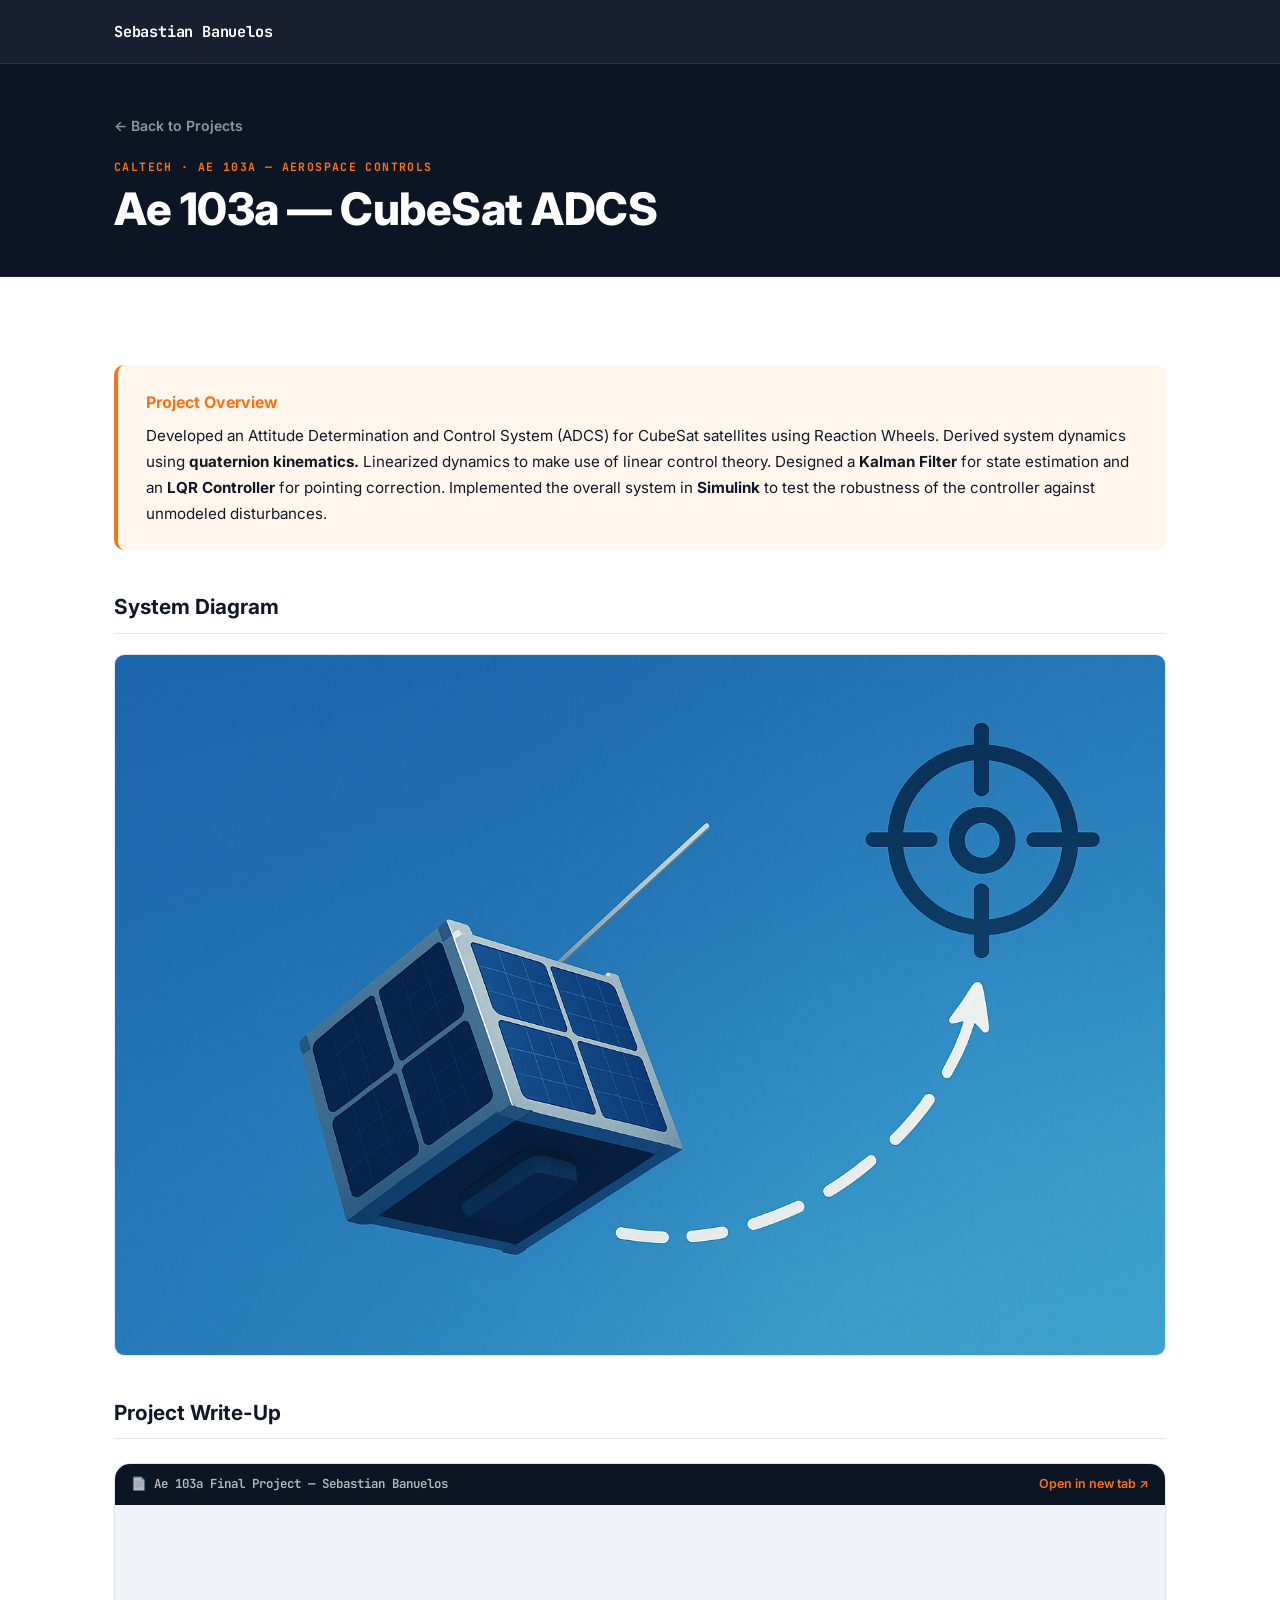
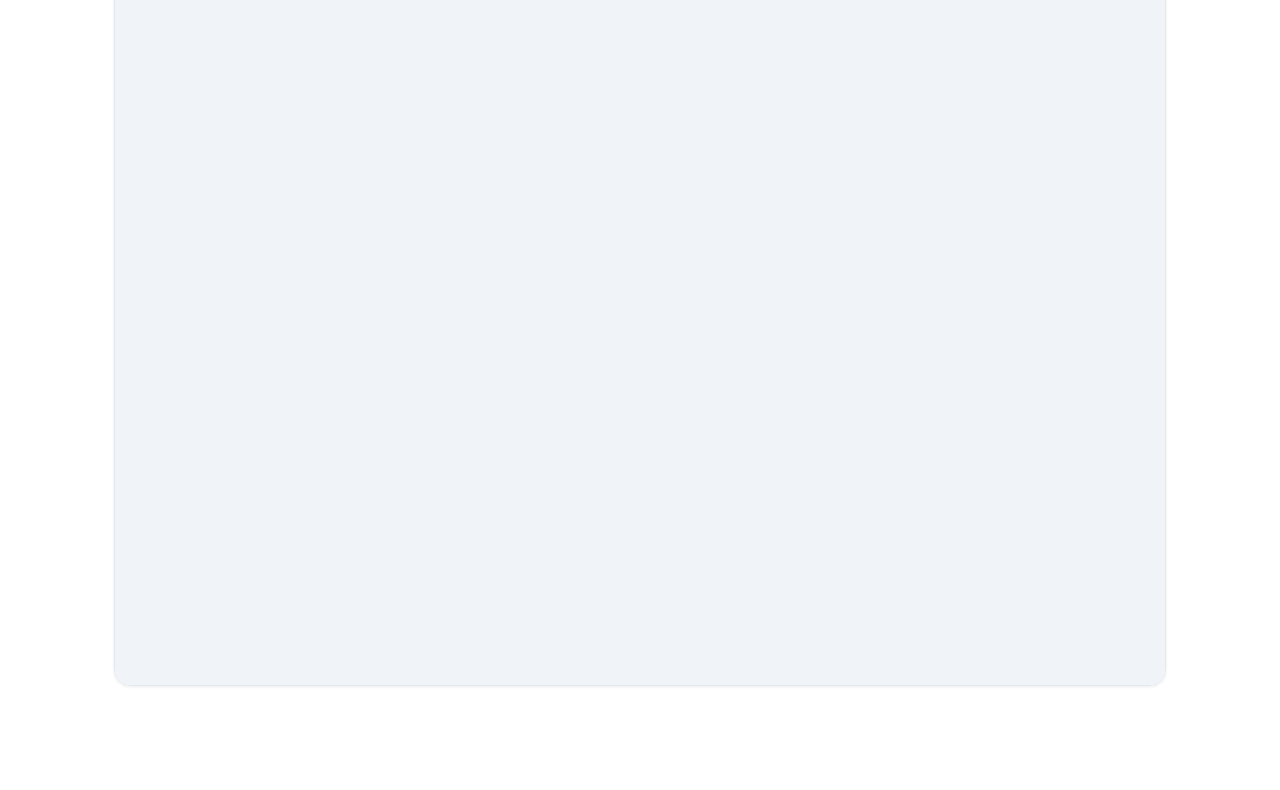
<file: projects/ae103a.html>
<!DOCTYPE html>
<html lang="en">
<head>
  <meta charset="UTF-8" />
  <meta name="viewport" content="width=device-width, initial-scale=1.0" />
  <title>Ae 103a — CubeSat ADCS · Sebastian Banuelos</title>
  <link rel="preconnect" href="https://fonts.googleapis.com" />
  <link rel="preconnect" href="https://fonts.gstatic.com" crossorigin />
  <link href="https://fonts.googleapis.com/css2?family=Inter:wght@400;500;600;700;800&family=JetBrains+Mono:wght@400;600;700&display=swap" rel="stylesheet" />
  <link rel="stylesheet" href="../css/style.css" />
</head>
<body class="project-page">

  <nav class="nav">
    <div class="nav__inner">
      <a href="../index.html" class="nav__logo">Sebastian Banuelos</a>
    </div>
  </nav>

  <div class="project-hero">
    <div class="container">
      <a href="../index.html#projects" class="project-hero__back">← Back to Projects</a>
      <div class="project-hero__tag">Caltech · Ae 103a — Aerospace Controls</div>
      <h1 class="project-hero__title">Ae 103a — CubeSat ADCS</h1>
    </div>
  </div>

  <div class="project-content">
    <div class="container">

      <div class="callout">
        <div class="callout__title">Project Overview</div>
        <div class="callout__body">
          Developed an Attitude Determination and Control System (ADCS) for CubeSat satellites using
          Reaction Wheels. Derived system dynamics using <strong>quaternion kinematics.</strong>
          Linearized dynamics to make use of linear control theory. Designed a <strong>Kalman Filter</strong>
          for state estimation and an <strong>LQR Controller</strong> for pointing correction.
          Implemented the overall system in <strong>Simulink</strong> to test the robustness of the
          controller against unmodeled disturbances.
        </div>
      </div>

      <h2>System Diagram</h2>
      <div class="img-full">
        <img src="../assets/projects/ae103a/image.png" alt="CubeSat ADCS system diagram" />
      </div>

      <h2>Project Write-Up</h2>
      <div class="pdf-embed">
        <div class="pdf-embed__toolbar">
          <span class="pdf-embed__title">📄 Ae 103a Final Project — Sebastian Banuelos</span>
          <a class="pdf-embed__open" href="../assets/projects/ae103a/Sebastian_Banuelos__Ae103_Final_Project.pdf" target="_blank">Open in new tab ↗</a>
        </div>
        <iframe class="pdf-embed__frame" src="../assets/projects/ae103a/Sebastian_Banuelos__Ae103_Final_Project.pdf" loading="lazy"></iframe>
      </div>

    </div>
  </div>

  <script src="../js/main.js"></script>
</body>
</html>
</file>
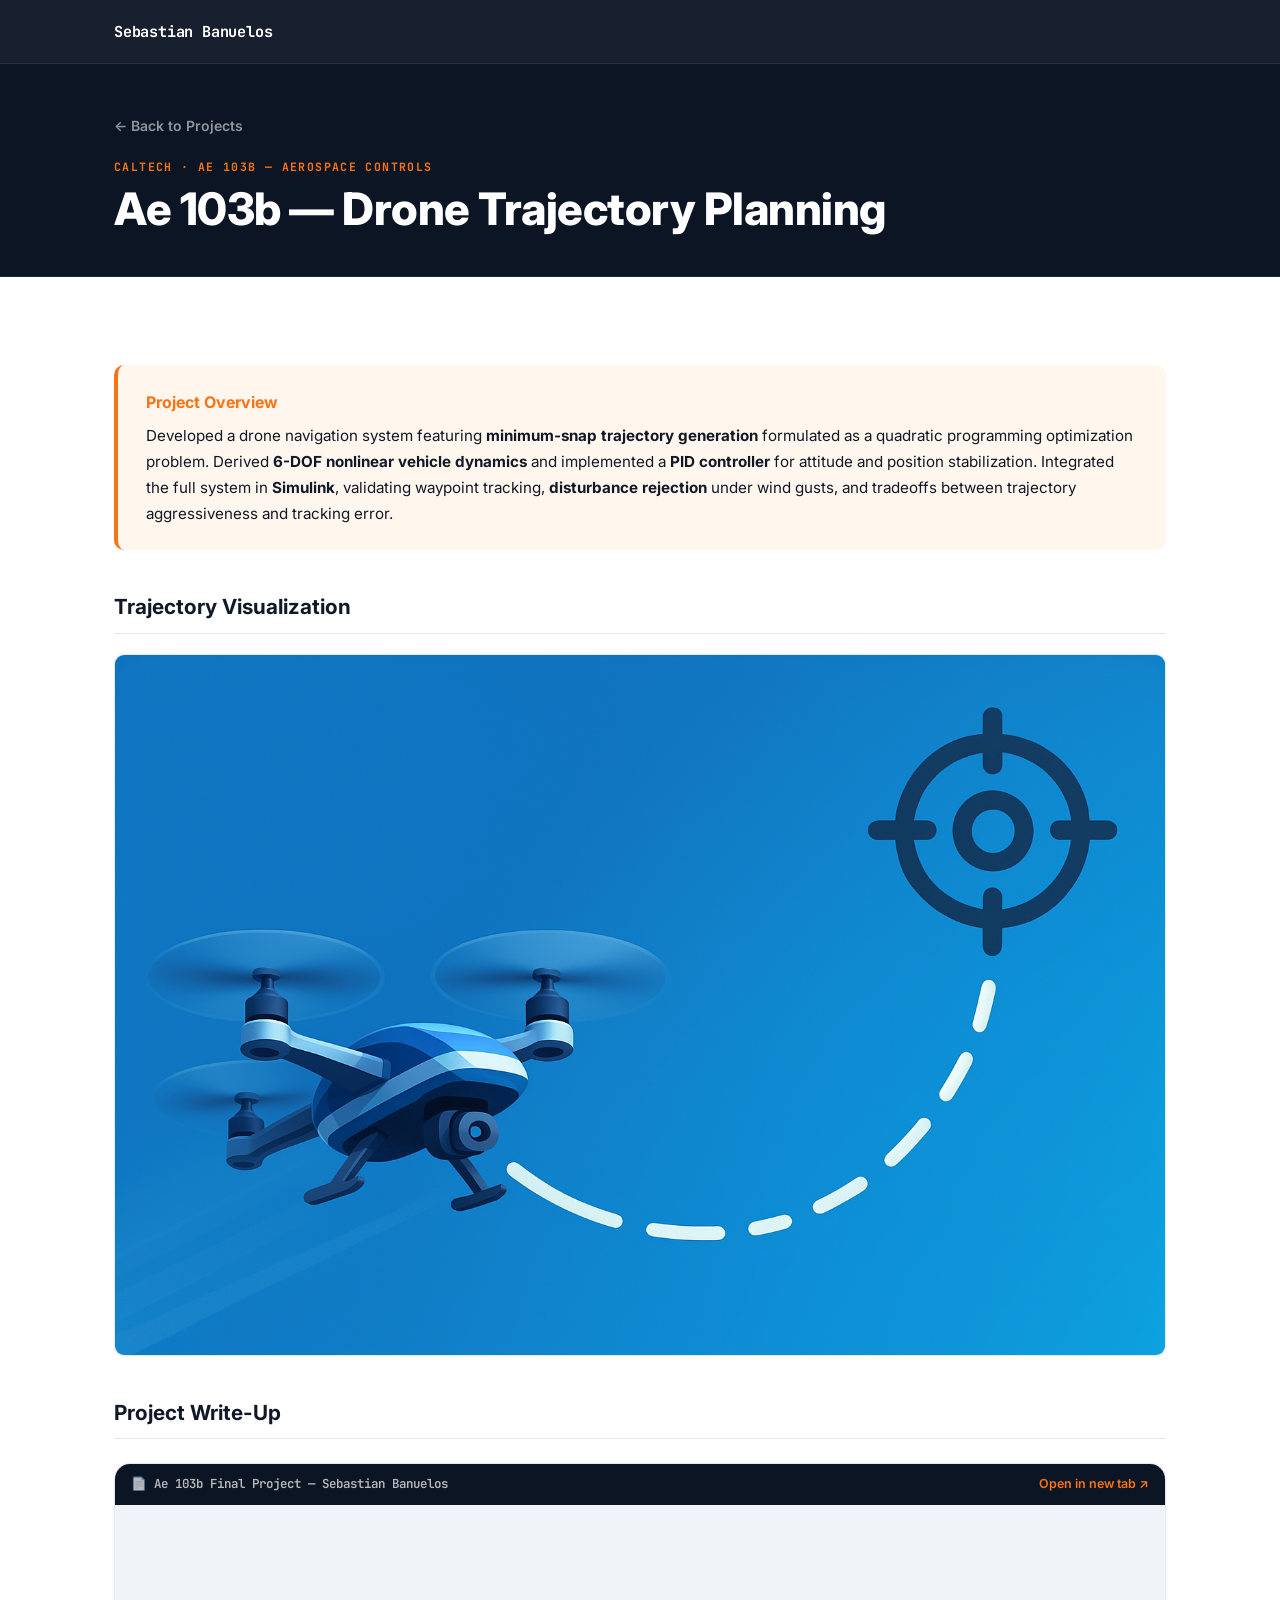
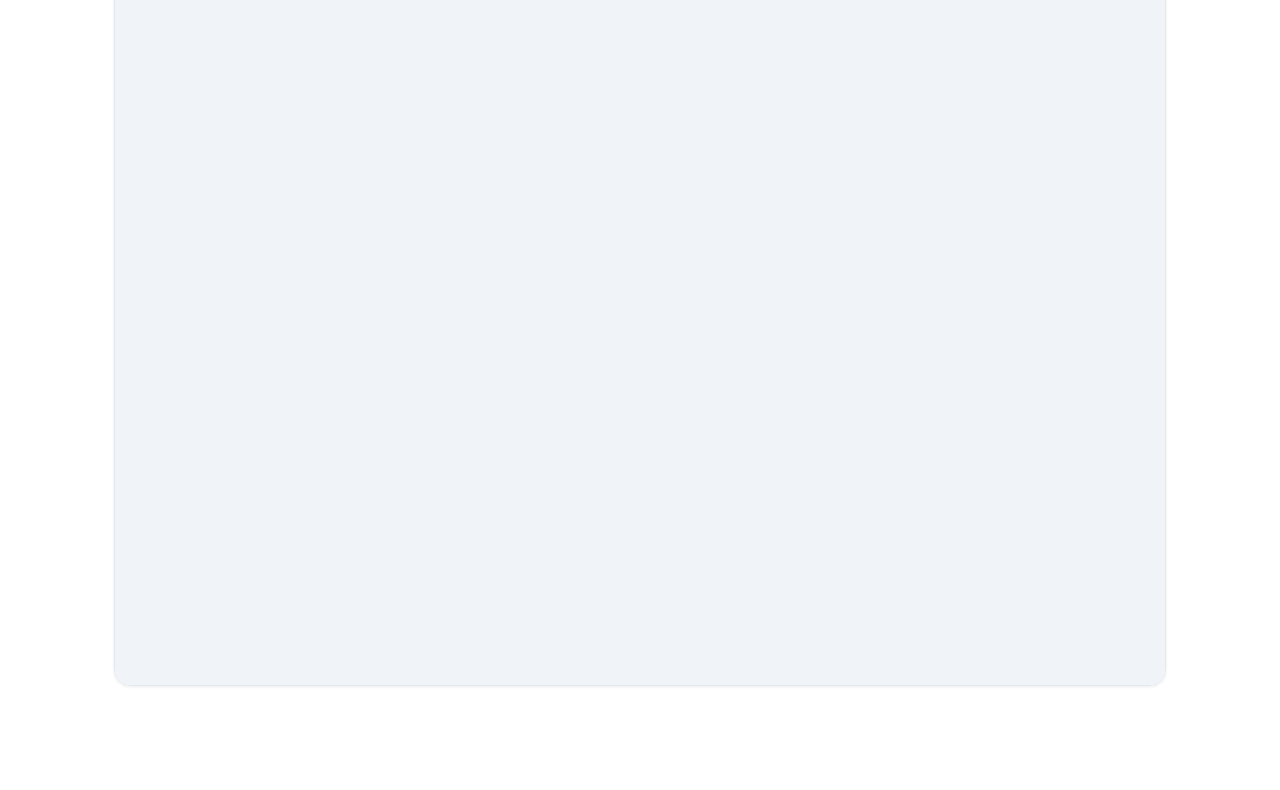
<file: projects/ae103b.html>
<!DOCTYPE html>
<html lang="en">
<head>
  <meta charset="UTF-8" />
  <meta name="viewport" content="width=device-width, initial-scale=1.0" />
  <title>Ae 103b — Drone Trajectory Planning · Sebastian Banuelos</title>
  <link rel="preconnect" href="https://fonts.googleapis.com" />
  <link rel="preconnect" href="https://fonts.gstatic.com" crossorigin />
  <link href="https://fonts.googleapis.com/css2?family=Inter:wght@400;500;600;700;800&family=JetBrains+Mono:wght@400;600;700&display=swap" rel="stylesheet" />
  <link rel="stylesheet" href="../css/style.css" />
</head>
<body class="project-page">

  <nav class="nav">
    <div class="nav__inner">
      <a href="../index.html" class="nav__logo">Sebastian Banuelos</a>
    </div>
  </nav>

  <div class="project-hero">
    <div class="container">
      <a href="../index.html#projects" class="project-hero__back">← Back to Projects</a>
      <div class="project-hero__tag">Caltech · Ae 103b — Aerospace Controls</div>
      <h1 class="project-hero__title">Ae 103b — Drone Trajectory Planning</h1>
    </div>
  </div>

  <div class="project-content">
    <div class="container">

      <div class="callout">
        <div class="callout__title">Project Overview</div>
        <div class="callout__body">
          Developed a drone navigation system featuring <strong>minimum-snap trajectory generation</strong>
          formulated as a quadratic programming optimization problem. Derived <strong>6-DOF nonlinear vehicle dynamics</strong>
          and implemented a <strong>PID controller</strong> for attitude and position stabilization.
          Integrated the full system in <strong>Simulink</strong>, validating waypoint tracking,
          <strong>disturbance rejection</strong> under wind gusts, and tradeoffs between trajectory
          aggressiveness and tracking error.
        </div>
      </div>

      <h2>Trajectory Visualization</h2>
      <div class="img-full">
        <img src="../assets/projects/ae103b/image.png" alt="Drone trajectory planning visualization" />
      </div>

      <h2>Project Write-Up</h2>
      <div class="pdf-embed">
        <div class="pdf-embed__toolbar">
          <span class="pdf-embed__title">📄 Ae 103b Final Project — Sebastian Banuelos</span>
          <a class="pdf-embed__open" href="../assets/projects/ae103b/Sebastian_Banuelos__Ae103b_Final_Project.pdf" target="_blank">Open in new tab ↗</a>
        </div>
        <iframe class="pdf-embed__frame" src="../assets/projects/ae103b/Sebastian_Banuelos__Ae103b_Final_Project.pdf" loading="lazy"></iframe>
      </div>

    </div>
  </div>

  <script src="../js/main.js"></script>
</body>
</html>
</file>
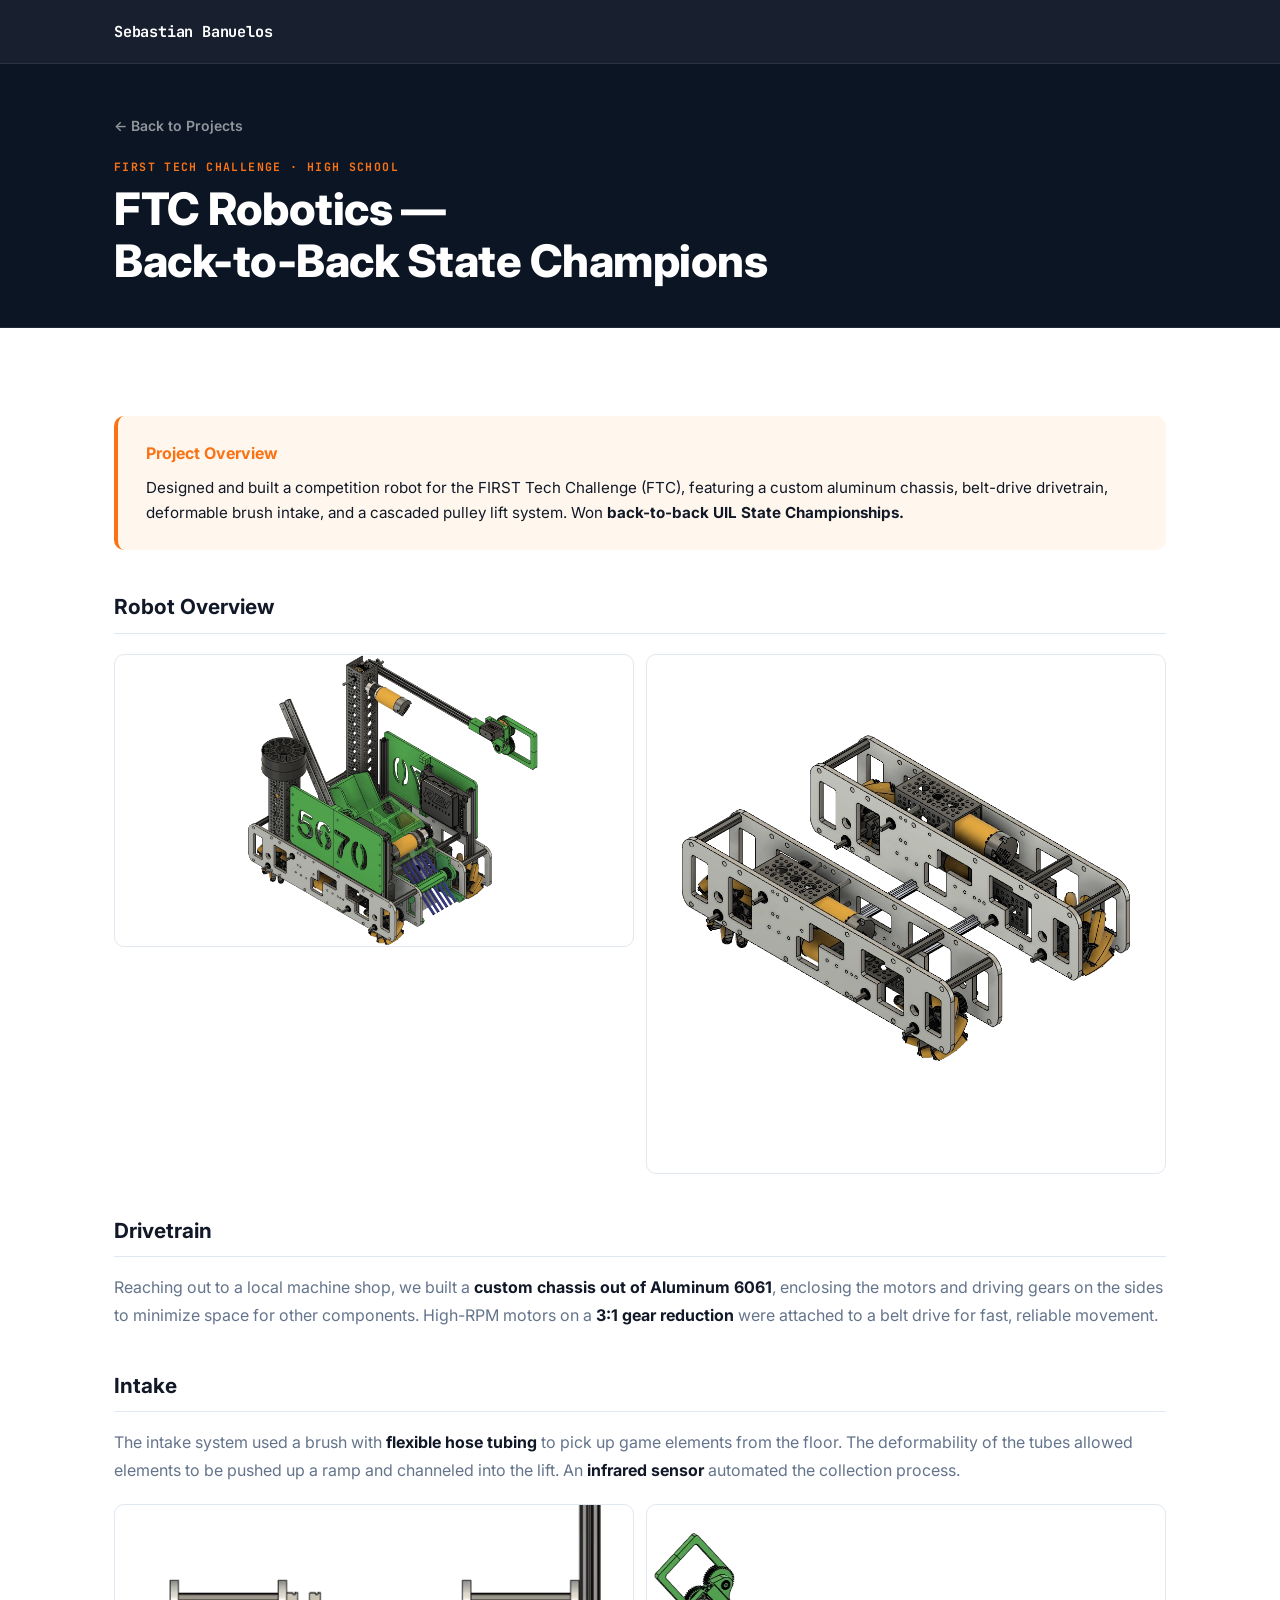
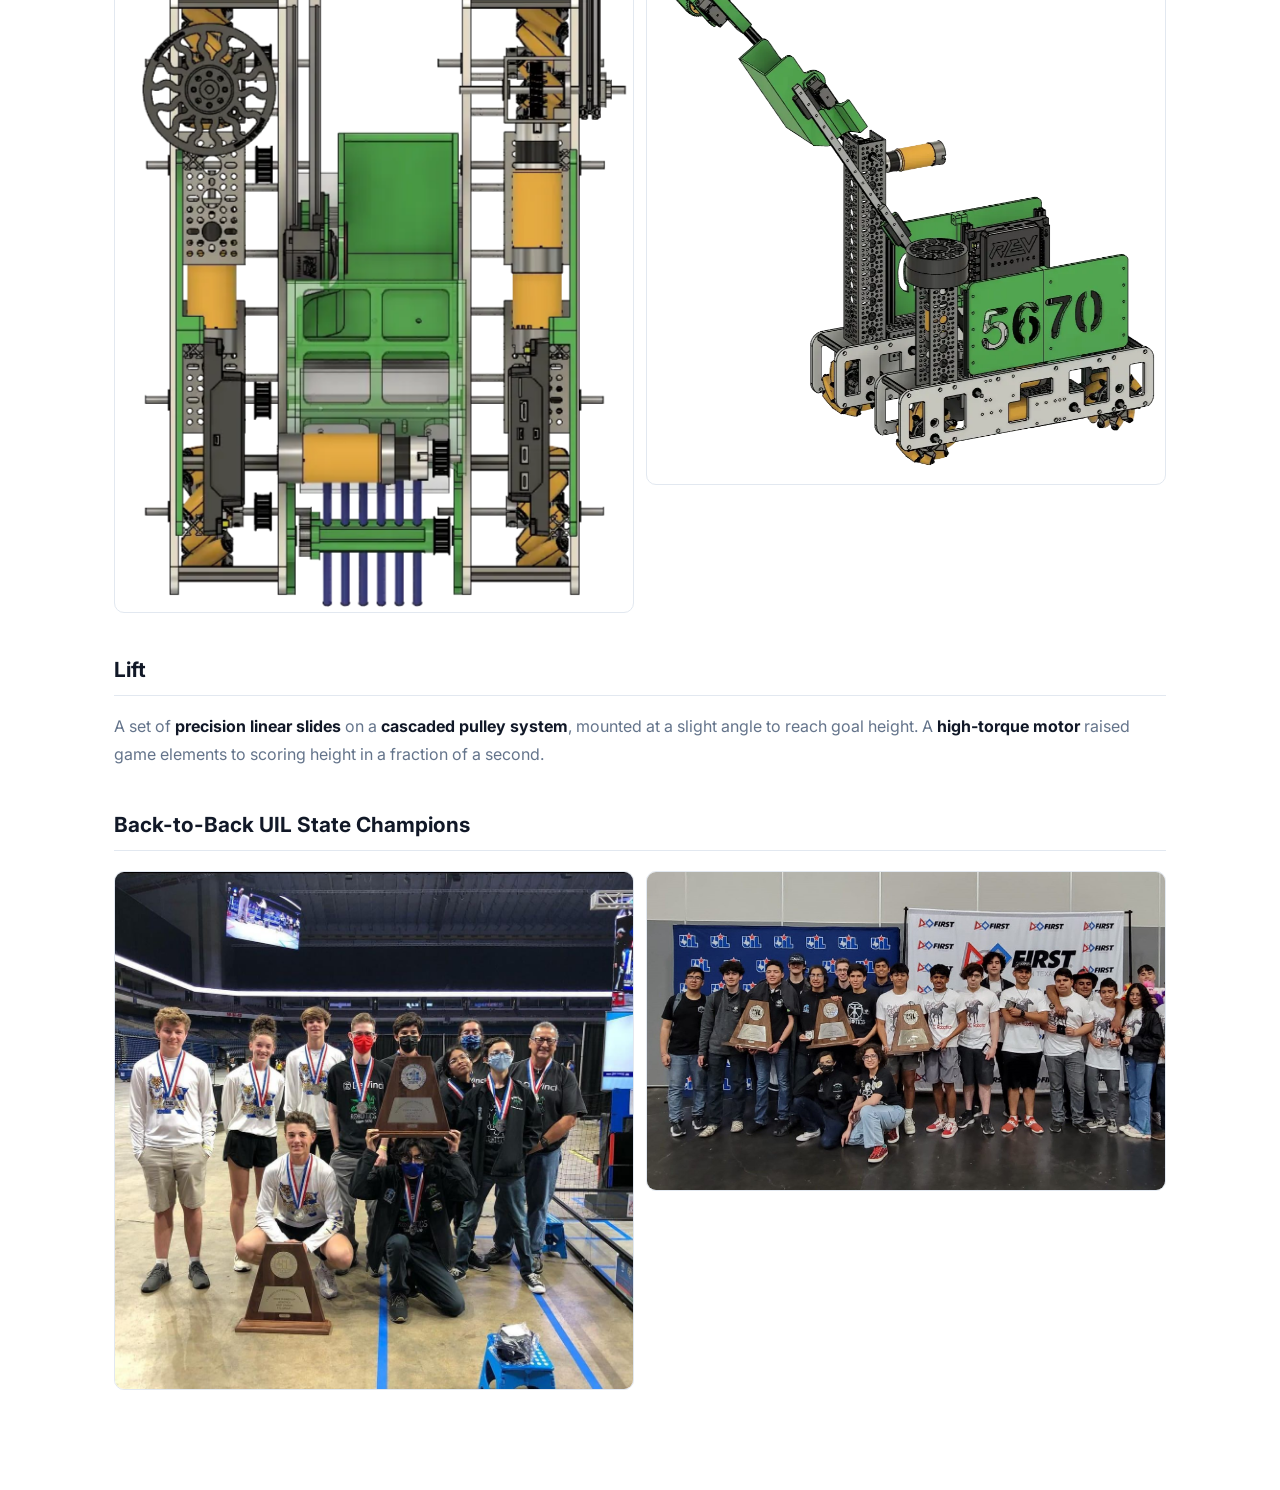
<file: projects/ftc.html>
<!DOCTYPE html>
<html lang="en">
<head>
  <meta charset="UTF-8" />
  <meta name="viewport" content="width=device-width, initial-scale=1.0" />
  <title>FTC Robotics — State Champions · Sebastian Banuelos</title>
  <link rel="preconnect" href="https://fonts.googleapis.com" />
  <link rel="preconnect" href="https://fonts.gstatic.com" crossorigin />
  <link href="https://fonts.googleapis.com/css2?family=Inter:wght@400;500;600;700;800&family=JetBrains+Mono:wght@400;600;700&display=swap" rel="stylesheet" />
  <link rel="stylesheet" href="../css/style.css" />
</head>
<body class="project-page">

  <nav class="nav">
    <div class="nav__inner">
      <a href="../index.html" class="nav__logo">Sebastian Banuelos</a>
    </div>
  </nav>

  <div class="project-hero">
    <div class="container">
      <a href="../index.html#projects" class="project-hero__back">← Back to Projects</a>
      <div class="project-hero__tag">FIRST Tech Challenge · High School</div>
      <h1 class="project-hero__title">FTC Robotics —<br>Back-to-Back State Champions</h1>
    </div>
  </div>

  <div class="project-content">
    <div class="container">

      <div class="callout">
        <div class="callout__title">Project Overview</div>
        <div class="callout__body">
          Designed and built a competition robot for the FIRST Tech Challenge (FTC),
          featuring a custom aluminum chassis, belt-drive drivetrain, deformable brush intake,
          and a cascaded pulley lift system. Won <strong>back-to-back UIL State Championships.</strong>
        </div>
      </div>

      <h2>Robot Overview</h2>
      <div class="img-grid">
        <img src="../assets/projects/ftc/image.png" alt="Robot overview" />
        <img src="../assets/projects/ftc/image 1.png" alt="Robot in competition" />
      </div>

      <h2>Drivetrain</h2>
      <p>
        Reaching out to a local machine shop, we built a <strong>custom chassis out of Aluminum 6061</strong>,
        enclosing the motors and driving gears on the sides to minimize space for other components.
        High-RPM motors on a <strong>3:1 gear reduction</strong> were attached to a belt drive for fast, reliable movement.
      </p>

      <h2>Intake</h2>
      <p>
        The intake system used a brush with <strong>flexible hose tubing</strong> to pick up game elements
        from the floor. The deformability of the tubes allowed elements to be pushed up a ramp and channeled
        into the lift. An <strong>infrared sensor</strong> automated the collection process.
      </p>
      <div class="img-grid">
        <img src="../assets/projects/ftc/21dbc259-6dbf-4368-8ab1-e346c0ff6e0a.png" alt="Intake system" />
        <img src="../assets/projects/ftc/df39f9aa-d078-4b85-a299-c54f64f6dca0.png" alt="Intake detail" />
      </div>

      <h2>Lift</h2>
      <p>
        A set of <strong>precision linear slides</strong> on a <strong>cascaded pulley system</strong>,
        mounted at a slight angle to reach goal height. A <strong>high-torque motor</strong> raised game
        elements to scoring height in a fraction of a second.
      </p>

      <h2>Back-to-Back UIL State Champions</h2>
      <div class="img-grid">
        <img src="../assets/projects/ftc/image 2.png" alt="State championship award" />
        <img src="../assets/projects/ftc/image 3.png" alt="Team at state competition" />
      </div>

    </div>
  </div>

  <script src="../js/main.js"></script>
</body>
</html>
</file>
<file: css/style.css>
/* ============================================================
   DESIGN TOKENS
   ============================================================ */
:root {
  --color-bg:        #ffffff;
  --color-surface:   #f0f4f8;
  --color-border:    #e2e8f0;
  --color-text:      #111827;
  --color-muted:     #64748b;
  --color-accent:    #f97316;
  --color-accent-bg: #fff7ed;
  --color-accent-dark: #ea6c00;
  --color-tag-bg:    #f1f5f9;
  --color-tag-text:  #334155;
  --color-navy:      #0c1524;
  --color-navy-mid:  #1a2744;

  --font-sans: 'Inter', system-ui, -apple-system, sans-serif;
  --font-mono: 'JetBrains Mono', 'Fira Code', 'Courier New', monospace;

  --radius-sm: 6px;
  --radius-md: 10px;
  --radius-lg: 16px;

  --shadow-sm: 0 1px 3px rgba(0,0,0,.08);
  --shadow-md: 0 4px 16px rgba(0,0,0,.10);
  --shadow-lg: 0 8px 32px rgba(0,0,0,.15);
  --shadow-orange: 0 4px 20px rgba(249,115,22,.3);

  --nav-h: 64px;
  --max-w: 1100px;
  --section-gap: 96px;
}

/* ============================================================
   RESET & BASE
   ============================================================ */
*, *::before, *::after { box-sizing: border-box; margin: 0; padding: 0; }

html { scroll-behavior: smooth; scroll-padding-top: var(--nav-h); }

body {
  font-family: var(--font-sans);
  background: var(--color-bg);
  color: var(--color-text);
  line-height: 1.65;
  -webkit-font-smoothing: antialiased;
}

a { color: var(--color-accent); text-decoration: none; }
a:hover { text-decoration: underline; }
img { max-width: 100%; display: block; }
ul { list-style: none; }

/* ============================================================
   NAV
   ============================================================ */
.nav {
  position: sticky;
  top: 0;
  z-index: 100;
  height: var(--nav-h);
  background: rgba(12,21,36,.95);
  backdrop-filter: blur(12px);
  -webkit-backdrop-filter: blur(12px);
  border-bottom: 1px solid rgba(255,255,255,.08);
  display: flex;
  align-items: center;
}

.nav__inner {
  max-width: var(--max-w);
  margin: 0 auto;
  padding: 0 24px;
  width: 100%;
  display: flex;
  align-items: center;
  justify-content: space-between;
}

.nav__logo {
  font-family: var(--font-mono);
  font-weight: 700;
  font-size: .95rem;
  color: #fff;
  letter-spacing: -.2px;
}
.nav__logo:hover { text-decoration: none; color: var(--color-accent); }

.nav__links {
  display: flex;
  gap: 2px;
  align-items: center;
}

.nav__links a {
  font-size: .85rem;
  font-weight: 500;
  color: rgba(255,255,255,.65);
  padding: 6px 12px;
  border-radius: var(--radius-sm);
  transition: color .15s, background .15s;
}

.nav__links a:hover,
.nav__links a.active {
  color: var(--color-accent);
  background: rgba(249,115,22,.12);
  text-decoration: none;
}

.nav__hamburger {
  display: none;
  flex-direction: column;
  gap: 5px;
  cursor: pointer;
  padding: 4px;
  background: none;
  border: none;
}
.nav__hamburger span {
  display: block;
  width: 22px;
  height: 2px;
  background: #fff;
  border-radius: 2px;
  transition: transform .25s, opacity .25s;
}

/* ============================================================
   LAYOUT UTILITIES
   ============================================================ */
.container {
  max-width: var(--max-w);
  margin: 0 auto;
  padding: 0 24px;
}

section { padding: var(--section-gap) 0; }
section:nth-child(even) { background-color: var(--color-surface); }

.section-label {
  font-family: var(--font-mono);
  font-size: .72rem;
  font-weight: 700;
  letter-spacing: .12em;
  text-transform: uppercase;
  color: var(--color-accent);
  margin-bottom: 8px;
}

.section-title {
  font-size: clamp(1.6rem, 3vw, 2.1rem);
  font-weight: 800;
  letter-spacing: -.5px;
  color: var(--color-text);
  margin-bottom: 48px;
}

/* fade-in on scroll */
.reveal {
  opacity: 0;
  transform: translateY(20px);
  transition: opacity .5s ease, transform .5s ease;
}
.reveal.visible {
  opacity: 1;
  transform: none;
}

/* ============================================================
   HERO
   ============================================================ */
.hero {
  position: relative;
  min-height: 92vh;
  display: flex;
  align-items: center;
  background-image: url('../assets/caltech-campus.jpg');
  background-size: cover;
  background-position: center 38%;
  padding: 80px 0 72px;
  overflow: hidden;
}

/* dark gradient overlay */
.hero::before {
  content: '';
  position: absolute;
  inset: 0;
  background: linear-gradient(
    110deg,
    rgba(12,21,36,.90) 45%,
    rgba(12,21,36,.55) 75%,
    rgba(12,21,36,.30) 100%
  );
  z-index: 0;
}

.hero .container { position: relative; z-index: 1; width: 100%; }

.hero__inner {
  display: flex;
  align-items: center;
  gap: 64px;
}

.hero__text { flex: 1; }

.hero__greeting {
  font-family: var(--font-mono);
  font-size: .78rem;
  font-weight: 600;
  color: var(--color-accent);
  letter-spacing: .14em;
  text-transform: uppercase;
  margin-bottom: 16px;
  display: flex;
  align-items: center;
  gap: 10px;
}
.hero__greeting::before {
  content: '';
  display: inline-block;
  width: 28px;
  height: 2px;
  background: var(--color-accent);
  flex-shrink: 0;
}

.hero__name {
  font-size: clamp(2.4rem, 5.5vw, 3.8rem);
  font-weight: 800;
  letter-spacing: -1.5px;
  line-height: 1.05;
  margin-bottom: 16px;
  color: #fff;
}

.hero__title {
  font-size: 1.1rem;
  color: rgba(255,255,255,.7);
  margin-bottom: 24px;
  font-weight: 400;
}

.hero__bio {
  font-size: 1rem;
  color: rgba(255,255,255,.65);
  max-width: 520px;
  margin-bottom: 28px;
  line-height: 1.8;
}

/* degree badges */
.hero__degrees {
  display: flex;
  flex-direction: column;
  gap: 10px;
  margin-bottom: 36px;
  max-width: 420px;
}

.hero__upcoming {
  display: flex;
  align-items: center;
  gap: 14px;
  padding: 14px 20px;
  border: 1px solid rgba(255,255,255,.12);
  border-left: 3px solid var(--color-accent);
  border-radius: var(--radius-md);
  background: rgba(255,255,255,.05);
}

.hero__upcoming--done {
  border-left-color: rgba(255,255,255,.3);
}

.hero__upcoming-arrow {
  font-size: 1.3rem;
  color: var(--color-accent);
  flex-shrink: 0;
  line-height: 1;
}

.hero__upcoming-text {
  display: flex;
  flex-direction: column;
  gap: 3px;
}

.hero__upcoming-program {
  font-family: var(--font-mono);
  font-size: .9rem;
  font-weight: 600;
  color: #fff;
  line-height: 1.3;
}

.hero__upcoming-date {
  font-size: .68rem;
  color: rgba(255,255,255,.5);
  text-transform: uppercase;
  letter-spacing: .06em;
}

.hero__actions {
  display: flex;
  gap: 12px;
  flex-wrap: wrap;
  align-items: center;
}

.btn {
  display: inline-flex;
  align-items: center;
  gap: 6px;
  padding: 11px 22px;
  border-radius: var(--radius-sm);
  font-size: .9rem;
  font-weight: 600;
  transition: background .15s, transform .15s, box-shadow .15s;
  cursor: pointer;
  border: none;
}
.btn:hover { text-decoration: none; transform: translateY(-1px); }

.btn--primary {
  background: var(--color-accent);
  color: #fff;
  box-shadow: var(--shadow-orange);
}
.btn--primary:hover { background: var(--color-accent-dark); box-shadow: 0 6px 24px rgba(249,115,22,.4); }

.btn--outline {
  background: rgba(255,255,255,.08);
  color: #fff;
  border: 1.5px solid rgba(255,255,255,.25);
  backdrop-filter: blur(4px);
}
.btn--outline:hover { background: rgba(255,255,255,.15); border-color: rgba(255,255,255,.4); }

/* hero photo */
.hero__photo {
  flex-shrink: 0;
  width: 230px;
  height: 270px;
  border-radius: var(--radius-lg);
  overflow: hidden;
  border: 3px solid rgba(249,115,22,.5);
  box-shadow: 0 0 0 6px rgba(249,115,22,.12), var(--shadow-lg);
}
.hero__photo img {
  width: 100%;
  height: 100%;
  object-fit: cover;
  object-position: center top;
}

/* ============================================================
   ABOUT — two column
   ============================================================ */
.about__inner {
  display: flex;
  flex-direction: row;
  flex-wrap: nowrap;
  gap: 56px;
  align-items: flex-start;
}

.about__bio {
  flex: 1;
  min-width: 0;
}

.about__bio p {
  font-size: 1.05rem;
  line-height: 1.8;
  color: var(--color-muted);
  margin-bottom: 16px;
}
.about__bio p:last-child { margin-bottom: 0; }

.about__bio-row {
  display: flex;
  flex-direction: row;
  align-items: center;
  gap: 20px;
  margin-bottom: 20px;
}

.about__bio-row p {
  flex: 1;
  margin-bottom: 0 !important;
}

.about__photo {
  flex-shrink: 0;
  width: 300px;
  height: 300px;
  border-radius: var(--radius-md);
  overflow: hidden;
  border: 2px solid rgba(249,115,22,.4);
  box-shadow: 0 0 0 4px rgba(249,115,22,.08), var(--shadow-sm);
}

.about__photo img {
  width: 100%;
  height: 100%;
  display: block;
  object-fit: cover;
}

.about__photo--full {
  height: auto;
}

.about__photo--full img {
  height: auto;
  object-fit: unset;
}

.about__facts {
  flex-shrink: 0;
  width: 280px;
  background: var(--color-bg);
  border: 1px solid var(--color-border);
  border-radius: var(--radius-lg);
  padding: 24px;
  box-shadow: var(--shadow-sm);
}

.about__experience {
  flex: 0 0 38%;
  min-width: 0;
}

.about__facts-title {
  font-family: var(--font-mono);
  font-size: .7rem;
  font-weight: 700;
  letter-spacing: .12em;
  text-transform: uppercase;
  color: var(--color-accent);
  margin-bottom: 16px;
}

.about__fact {
  display: flex;
  flex-direction: column;
  padding: 10px 0;
  border-bottom: 1px solid var(--color-border);
}
.about__fact:last-child { border-bottom: none; padding-bottom: 0; }

.about__fact-label {
  font-size: .7rem;
  text-transform: uppercase;
  letter-spacing: .07em;
  color: var(--color-muted);
  font-weight: 600;
  margin-bottom: 2px;
}

.about__fact-value {
  font-size: .88rem;
  font-weight: 600;
  color: var(--color-text);
}

/* ============================================================
   EXPERIENCE TIMELINE
   ============================================================ */
.timeline {
  display: flex;
  flex-direction: column;
  gap: 0;
  position: relative;
  padding-left: 28px;
}

.timeline::before {
  content: '';
  position: absolute;
  left: 6px;
  top: 8px;
  bottom: 8px;
  width: 2px;
  background: var(--color-border);
}

.timeline__item {
  position: relative;
  padding: 0 0 0 24px;
  margin-bottom: 0;
}
.timeline__item:last-child .timeline__card { margin-bottom: 0; }

.timeline__dot {
  position: absolute;
  left: -22px;
  top: 20px;
  width: 12px;
  height: 12px;
  border-radius: 50%;
  background: var(--color-accent);
  border: 2px solid var(--color-bg);
  box-shadow: 0 0 0 2px var(--color-accent);
}

/* on surface sections the dot border matches */
section:nth-child(even) .timeline__dot { border-color: var(--color-surface); }

.timeline__card {
  background: var(--color-bg);
  border: 1px solid var(--color-border);
  border-radius: var(--radius-md);
  padding: 16px 20px;
  margin-bottom: 16px;
  border-left: 3px solid var(--color-accent);
}

.timeline__date {
  font-family: var(--font-mono);
  font-size: .75rem;
  font-weight: 600;
  color: var(--color-accent);
  letter-spacing: .05em;
  margin-bottom: 4px;
}

.timeline__company {
  font-size: 1rem;
  font-weight: 700;
  color: var(--color-text);
}

.timeline__role {
  font-size: .875rem;
  color: var(--color-muted);
  margin-top: 2px;
}

/* ============================================================
   PROJECT TABS
   ============================================================ */
.tabs {
  display: flex;
  flex-wrap: wrap;
  gap: 8px;
  margin-bottom: 32px;
}

.tab-btn {
  font-family: var(--font-sans);
  font-size: .82rem;
  font-weight: 600;
  padding: 7px 16px;
  border-radius: 999px;
  border: 1.5px solid var(--color-border);
  background: var(--color-bg);
  color: var(--color-muted);
  cursor: pointer;
  transition: all .15s;
}

.tab-btn:hover {
  border-color: var(--color-accent);
  color: var(--color-accent);
}

.tab-btn.active {
  background: var(--color-accent);
  border-color: var(--color-accent);
  color: #fff;
  box-shadow: var(--shadow-orange);
}

/* ============================================================
   PROJECTS GRID
   ============================================================ */
.projects-grid {
  margin: 0 auto;
}

.card {
  background: var(--color-bg);
  border: 1px solid var(--color-border);
  border-radius: var(--radius-lg);
  overflow: hidden;
  display: flex;
  flex-direction: column;
  transition: transform .2s, box-shadow .2s, border-color .2s;
  text-decoration: none;
  color: inherit;
  width: 300px;
  margin-bottom: 24px;
}

.card:hover {
  transform: translateY(-4px);
  box-shadow: var(--shadow-lg);
  border-color: rgba(249,115,22,.3);
  text-decoration: none;
}

.card.hidden { display: none; }

/* Featured card — horizontal, full width */
.card--featured {
  grid-column: 1 / -1;
  flex-direction: row;
  min-height: 240px;
}

.card--featured .card__cover {
  width: 45%;
  height: auto;
  flex-shrink: 0;
}

.card--featured .card__body {
  padding: 28px 32px;
  justify-content: center;
}

.card--featured .card__title {
  font-size: 1.2rem;
}

.card--featured .card__desc {
  font-size: .925rem;
  max-width: 420px;
}

.card--featured .card__badge {
  display: inline-flex;
  align-items: center;
  gap: 6px;
  background: var(--color-accent-bg);
  border: 1px solid rgba(249,115,22,.25);
  color: var(--color-accent);
  font-size: .7rem;
  font-weight: 700;
  letter-spacing: .08em;
  text-transform: uppercase;
  padding: 4px 10px;
  border-radius: 999px;
  margin-bottom: 10px;
  width: fit-content;
}

.card__cover {
  width: 100%;
  height: auto;
  object-fit: contain;
  background: var(--color-surface);
  display: block;
}

.card__cover--placeholder {
  height: 190px;
  background: linear-gradient(135deg, var(--color-accent-bg), var(--color-surface));
  display: flex;
  align-items: center;
  justify-content: center;
  font-size: 2.5rem;
}

.card__body {
  padding: 20px;
  display: flex;
  flex-direction: column;
  gap: 8px;
}

.card__tag {
  font-family: var(--font-mono);
  font-size: .68rem;
  font-weight: 700;
  letter-spacing: .08em;
  text-transform: uppercase;
  color: var(--color-accent);
}

.card__title {
  font-size: 1rem;
  font-weight: 700;
  color: var(--color-text);
  line-height: 1.3;
}

.card__desc {
  font-size: .875rem;
  color: var(--color-muted);
  line-height: 1.55;
  flex: 1;
}

.card__arrow {
  font-size: .85rem;
  font-weight: 600;
  color: var(--color-accent);
  margin-top: 8px;
}

/* ============================================================
   SKILLS
   ============================================================ */
.skills-list {
  display: flex;
  flex-direction: column;
}

.skills-row {
  display: grid;
  grid-template-columns: 200px 1fr;
  gap: 32px;
  padding: 16px 0;
  border-bottom: 1px solid var(--color-border);
  align-items: baseline;
}

.skills-row:first-child {
  border-top: 1px solid var(--color-border);
}

.skills-row__label {
  font-family: var(--font-mono);
  font-size: .7rem;
  font-weight: 700;
  letter-spacing: .08em;
  text-transform: uppercase;
  color: var(--color-accent);
  flex-shrink: 0;
}

.skills-row__items {
  font-size: .9rem;
  color: var(--color-text-muted);
  line-height: 1.7;
}

.tags {
  display: flex;
  flex-wrap: wrap;
  gap: 7px;
}

.tag {
  display: inline-block;
  background: var(--color-tag-bg);
  color: var(--color-tag-text);
  font-size: .8rem;
  font-weight: 500;
  padding: 4px 11px;
  border-radius: 999px;
  border: 1px solid var(--color-border);
}

/* ============================================================
   COURSEWORK ACCORDION
   ============================================================ */
.accordion {
  display: flex;
  flex-direction: column;
  gap: 12px;
}

.accordion__item {
  border: 1px solid var(--color-border);
  border-radius: var(--radius-md);
  overflow: hidden;
}

.accordion__header {
  width: 100%;
  display: flex;
  align-items: center;
  justify-content: space-between;
  padding: 16px 20px;
  background: var(--color-navy);
  border: none;
  cursor: pointer;
  font-family: var(--font-sans);
  font-size: .95rem;
  font-weight: 700;
  color: #fff;
  text-align: left;
  transition: background .15s;
}
.accordion__header:hover { background: var(--color-navy-mid); }

.accordion__icon {
  font-size: 1.1rem;
  color: var(--color-accent);
  transition: transform .25s;
  flex-shrink: 0;
}
.accordion__item.open .accordion__icon { transform: rotate(180deg); }

.accordion__body {
  max-height: 0;
  overflow: hidden;
  transition: max-height .3s ease;
}
.accordion__item.open .accordion__body { max-height: 600px; }

.accordion__content {
  padding: 16px 20px 20px;
  display: flex;
  flex-wrap: wrap;
  gap: 8px;
  background: var(--color-bg);
}

.course-pill {
  background: var(--color-accent-bg);
  color: var(--color-accent);
  font-size: .8rem;
  font-weight: 600;
  padding: 4px 12px;
  border-radius: 999px;
  border: 1px solid rgba(249,115,22,.2);
}

.course-pill span {
  font-weight: 400;
  color: var(--color-muted);
  margin-left: 4px;
}

/* ============================================================
   CONTACT — dark panel
   ============================================================ */
.section--dark {
  background: var(--color-navy) !important;
}

.section--dark .section-label {
  color: var(--color-accent);
}

.section--dark .section-title {
  color: #fff;
}

.contact-grid {
  display: grid;
  grid-template-columns: repeat(auto-fit, minmax(260px, 1fr));
  gap: 16px;
}

.contact-card {
  display: flex;
  align-items: center;
  gap: 16px;
  background: rgba(255,255,255,.05);
  border: 1px solid rgba(255,255,255,.1);
  border-radius: var(--radius-lg);
  padding: 20px 24px;
  transition: background .15s, border-color .15s, transform .15s;
  text-decoration: none;
}

.contact-card:hover {
  background: rgba(249,115,22,.1);
  border-color: rgba(249,115,22,.35);
  transform: translateY(-2px);
  text-decoration: none;
}

.contact-card__icon {
  width: 44px;
  height: 44px;
  border-radius: var(--radius-md);
  background: rgba(249,115,22,.15);
  color: var(--color-accent);
  display: flex;
  align-items: center;
  justify-content: center;
  font-size: 1.1rem;
  flex-shrink: 0;
  border: 1px solid rgba(249,115,22,.25);
}

.contact-card__label {
  font-size: .72rem;
  color: rgba(255,255,255,.45);
  font-weight: 600;
  text-transform: uppercase;
  letter-spacing: .07em;
  margin-bottom: 3px;
}

.contact-card__value {
  font-weight: 600;
  color: #fff;
  font-size: .95rem;
}

/* ============================================================
   FOOTER
   ============================================================ */
.footer {
  padding: 28px 0;
  border-top: 1px solid rgba(255,255,255,.08);
  text-align: center;
  font-size: .82rem;
  color: rgba(255,255,255,.35);
  background: var(--color-navy);
  font-family: var(--font-mono);
}

/* ============================================================
   PROJECT PAGE
   ============================================================ */
.project-page { padding-top: 0; }

.project-hero {
  background: var(--color-navy);
  border-bottom: 1px solid rgba(255,255,255,.08);
  padding: 48px 0 40px;
}

.project-hero__back {
  display: inline-flex;
  align-items: center;
  gap: 6px;
  font-size: .875rem;
  font-weight: 600;
  color: rgba(255,255,255,.55);
  margin-bottom: 20px;
  transition: color .15s;
}
.project-hero__back:hover { color: var(--color-accent); text-decoration: none; }

.project-hero__tag {
  font-family: var(--font-mono);
  font-size: .72rem;
  font-weight: 700;
  letter-spacing: .12em;
  text-transform: uppercase;
  color: var(--color-accent);
  margin-bottom: 8px;
}

.project-hero__title {
  font-size: clamp(1.8rem, 4vw, 2.8rem);
  font-weight: 800;
  letter-spacing: -.5px;
  line-height: 1.15;
  color: #fff;
}

.callout {
  background: var(--color-accent-bg);
  border-left: 4px solid var(--color-accent);
  border-radius: var(--radius-md);
  padding: 24px 28px;
  margin: 40px 0;
}

.callout__title {
  font-size: 1rem;
  font-weight: 700;
  color: var(--color-accent);
  margin-bottom: 8px;
}

.callout__body {
  font-size: .95rem;
  color: var(--color-text);
  line-height: 1.7;
}

.project-content {
  padding: 48px 0 80px;
}

.project-content h2 {
  font-size: 1.3rem;
  font-weight: 700;
  margin: 40px 0 16px;
  padding-bottom: 8px;
  border-bottom: 1px solid var(--color-border);
}

.project-content h2:first-child { margin-top: 0; }

.project-content p {
  color: var(--color-muted);
  line-height: 1.75;
  margin-bottom: 16px;
}

.project-content ul {
  list-style: disc;
  padding-left: 20px;
  color: var(--color-muted);
  display: flex;
  flex-direction: column;
  gap: 6px;
  margin-bottom: 16px;
}

.project-content strong { color: var(--color-text); }

.img-grid {
  display: grid;
  grid-template-columns: repeat(auto-fit, minmax(280px, 1fr));
  gap: 12px;
  margin: 20px 0;
}

.img-grid img {
  border-radius: var(--radius-md);
  border: 1px solid var(--color-border);
  width: 100%;
  height: auto;
  object-fit: contain;
  cursor: zoom-in;
  transition: transform .2s, box-shadow .2s;
}
.img-grid img:hover { transform: scale(1.02); box-shadow: var(--shadow-md); }

.img-full {
  margin: 20px 0;
}
.img-full img {
  border-radius: var(--radius-md);
  border: 1px solid var(--color-border);
  width: 100%;
  height: auto;
  object-fit: contain;
}

.pdf-link {
  display: inline-flex;
  align-items: center;
  gap: 8px;
  background: var(--color-surface);
  border: 1px solid var(--color-border);
  border-radius: var(--radius-sm);
  padding: 12px 18px;
  font-size: .9rem;
  font-weight: 600;
  color: var(--color-text);
  margin: 8px 0;
  transition: background .15s, border-color .15s;
}
.pdf-link:hover { background: var(--color-accent-bg); border-color: var(--color-accent); color: var(--color-accent); text-decoration: none; }

/* ---- inline PDF embed ---- */
.pdf-embed {
  margin: 24px 0;
  border: 1px solid var(--color-border);
  border-radius: var(--radius-lg);
  overflow: hidden;
  box-shadow: var(--shadow-sm);
}

.pdf-embed__toolbar {
  display: flex;
  align-items: center;
  justify-content: space-between;
  padding: 10px 16px;
  background: var(--color-navy);
  gap: 12px;
}

.pdf-embed__title {
  font-family: var(--font-mono);
  font-size: .78rem;
  color: rgba(255,255,255,.7);
  font-weight: 600;
  white-space: nowrap;
  overflow: hidden;
  text-overflow: ellipsis;
}

.pdf-embed__open {
  font-size: .78rem;
  font-weight: 600;
  color: var(--color-accent);
  white-space: nowrap;
  flex-shrink: 0;
}
.pdf-embed__open:hover { color: #fff; text-decoration: none; }

.pdf-embed__frame {
  display: block;
  width: 100%;
  height: 780px;
  border: none;
  background: var(--color-surface);
}

.video-wrap {
  margin: 20px 0;
  border-radius: var(--radius-md);
  overflow: hidden;
  border: 1px solid var(--color-border);
}
.video-wrap video {
  width: 100%;
  display: block;
  max-height: 480px;
}

.video-pair {
  display: flex;
  gap: 16px;
  margin: 20px 0;
}
.video-pair .video-wrap {
  flex: 1;
  margin: 0;
}
.video-wrap--cropped {
  height: 680px;
  display: flex;
  align-items: center;
  justify-content: center;
  overflow: hidden;
}
.video-wrap--cropped video {
  width: 100%;
  height: auto;
  max-height: none;
  flex-shrink: 0;
}

.yt-embed {
  position: relative;
  padding-bottom: 56.25%;
  height: 0;
  border-radius: var(--radius-md);
  overflow: hidden;
  border: 1px solid var(--color-border);
  margin: 20px 0;
}
.yt-embed iframe {
  position: absolute;
  inset: 0;
  width: 100%;
  height: 100%;
  border: none;
}

/* ============================================================
   PROJECT PAGE — TECHNICAL COMPONENTS
   ============================================================ */

/* demo CTA strip */
.project-demo {
  display: flex;
  gap: 12px;
  flex-wrap: wrap;
  margin: 32px 0;
}

/* btn variants that work on white bg (project content area) */
.btn--project-primary {
  background: var(--color-accent);
  color: #fff;
  box-shadow: var(--shadow-orange);
  display: inline-flex;
  align-items: center;
  gap: 6px;
  padding: 11px 22px;
  border-radius: var(--radius-sm);
  font-size: .9rem;
  font-weight: 600;
  border: none;
  transition: background .15s, transform .15s, box-shadow .15s;
}
.btn--project-primary:hover { background: var(--color-accent-dark); transform: translateY(-1px); text-decoration: none; }

.btn--project-outline {
  background: transparent;
  color: var(--color-text);
  border: 1.5px solid var(--color-border);
  display: inline-flex;
  align-items: center;
  gap: 6px;
  padding: 11px 22px;
  border-radius: var(--radius-sm);
  font-size: .9rem;
  font-weight: 600;
  transition: background .15s, border-color .15s, transform .15s;
}
.btn--project-outline:hover { background: var(--color-surface); border-color: #d1d5db; transform: translateY(-1px); text-decoration: none; }

/* tech data table */
.tech-table {
  width: 100%;
  border-collapse: collapse;
  font-size: .875rem;
  margin: 20px 0;
  border-radius: var(--radius-md);
  overflow: hidden;
  border: 1px solid var(--color-border);
}
.tech-table th {
  background: var(--color-navy);
  color: #fff;
  font-family: var(--font-mono);
  font-size: .75rem;
  font-weight: 700;
  letter-spacing: .07em;
  text-transform: uppercase;
  padding: 10px 14px;
  text-align: left;
}
.tech-table td {
  padding: 9px 14px;
  border-bottom: 1px solid var(--color-border);
  color: var(--color-text);
}
.tech-table tr:last-child td { border-bottom: none; }
.tech-table tr:nth-child(even) td { background: var(--color-surface); }
.tech-table td:first-child { font-weight: 600; }

/* inline code / math blocks */
.code-block {
  font-family: var(--font-mono);
  font-size: .82rem;
  background: var(--color-navy);
  color: #e2e8f0;
  border-radius: var(--radius-md);
  padding: 20px 24px;
  margin: 16px 0;
  overflow-x: auto;
  line-height: 1.75;
  white-space: pre;
}
.code-block .comment { color: rgba(255,255,255,.4); }
.code-block .accent { color: var(--color-accent); }

/* KaTeX math display blocks */
.math-display {
  margin: 20px 0;
  overflow-x: auto;
  padding: 4px 0;
}
.math-display .katex-display { margin: 10px 0; }

/* pipeline flow — horizontal step list */
.pipeline {
  display: flex;
  flex-direction: column;
  gap: 0;
  margin: 24px 0;
  position: relative;
}

.pipeline__step {
  display: flex;
  align-items: flex-start;
  gap: 16px;
  padding: 14px 0;
  border-left: 2px solid var(--color-border);
  padding-left: 20px;
  margin-left: 12px;
  position: relative;
}

.pipeline__step::before {
  content: '';
  position: absolute;
  left: -7px;
  top: 18px;
  width: 12px;
  height: 12px;
  border-radius: 50%;
  background: var(--color-accent);
  border: 2px solid var(--color-bg);
  box-shadow: 0 0 0 2px var(--color-accent);
  flex-shrink: 0;
}

.pipeline__step--scan::before { background: #06b6d4; box-shadow: 0 0 0 2px #06b6d4; }
.pipeline__step--recover::before { background: #ef4444; box-shadow: 0 0 0 2px #ef4444; }
.pipeline__step--end::before { background: #22c55e; box-shadow: 0 0 0 2px #22c55e; }

.pipeline__label {
  font-weight: 700;
  font-size: .9rem;
  color: var(--color-text);
  min-width: 160px;
  flex-shrink: 0;
}
.pipeline__step--scan .pipeline__label { color: #0891b2; }
.pipeline__step--recover .pipeline__label { color: #dc2626; }
.pipeline__step--end .pipeline__label { color: #16a34a; }

.pipeline__desc {
  font-size: .875rem;
  color: var(--color-muted);
  line-height: 1.55;
}

/* node cards for ROS2 architecture */
.node-grid {
  display: grid;
  grid-template-columns: repeat(auto-fill, minmax(240px, 1fr));
  gap: 16px;
  margin: 20px 0;
}

.node-card {
  background: var(--color-bg);
  border: 1px solid var(--color-border);
  border-radius: var(--radius-md);
  padding: 18px 20px;
  border-top: 3px solid var(--color-accent);
}
.node-card--brain { border-top-color: #818cf8; }
.node-card--manip { border-top-color: #22c55e; }
.node-card--detect { border-top-color: #f97316; }
.node-card--ik { border-top-color: #06b6d4; }

.node-card__name {
  font-family: var(--font-mono);
  font-size: .78rem;
  font-weight: 700;
  letter-spacing: .08em;
  text-transform: uppercase;
  margin-bottom: 6px;
}
.node-card--brain .node-card__name { color: #818cf8; }
.node-card--manip .node-card__name { color: #22c55e; }
.node-card--detect .node-card__name { color: #f97316; }
.node-card--ik .node-card__name { color: #06b6d4; }

.node-card__title {
  font-size: .95rem;
  font-weight: 700;
  color: var(--color-text);
  margin-bottom: 8px;
}

.node-card__desc {
  font-size: .82rem;
  color: var(--color-muted);
  line-height: 1.6;
}

/* voxel pipeline steps */
.voxel-steps {
  display: grid;
  grid-template-columns: repeat(auto-fill, minmax(200px, 1fr));
  gap: 12px;
  margin: 16px 0;
}

.voxel-step {
  background: var(--color-accent-bg);
  border: 1px solid rgba(249,115,22,.2);
  border-radius: var(--radius-md);
  padding: 14px 16px;
}

.voxel-step__num {
  font-family: var(--font-mono);
  font-size: .7rem;
  font-weight: 700;
  color: var(--color-accent);
  text-transform: uppercase;
  letter-spacing: .08em;
  margin-bottom: 4px;
}

.voxel-step__title {
  font-size: .88rem;
  font-weight: 700;
  color: var(--color-text);
  margin-bottom: 4px;
}

.voxel-step__desc {
  font-size: .8rem;
  color: var(--color-muted);
  line-height: 1.5;
}

/* section divider inside project content */
.project-content h3 {
  font-size: 1rem;
  font-weight: 700;
  color: var(--color-accent);
  font-family: var(--font-mono);
  text-transform: uppercase;
  letter-spacing: .08em;
  margin: 28px 0 10px;
}

/* ============================================================
   PROJECT PAGE UTILITY CLASSES
   ============================================================ */

/* Two-column flex rows used in project pages */
.proj-row {
  display: flex;
  gap: 40px;
  align-items: flex-start;
  margin: 20px 0;
}
.proj-row--center  { align-items: center; }
.proj-row--stretch { align-items: stretch; }
.proj-row__col        { flex: 1;   min-width: 0; }
.proj-row__col--wide  { flex: 1.6; min-width: 0; }
.proj-row__col--wider { flex: 1.8; min-width: 0; }

/* Fixed-column inline image grids */
.proj-img-grid-2 { display: grid; grid-template-columns: 1fr 1fr;     gap: 10px; margin: 10px 0; }
.proj-img-grid-3 { display: grid; grid-template-columns: 1fr 1fr 1fr; gap: 10px; margin: 20px 0; }

/* Photo strip: 0.5fr 1fr 0.5fr (used in cds235) — replaces fixed height:300px */
.proj-img-strip { display: grid; grid-template-columns: 0.5fr 1fr 0.5fr; gap: 10px; margin-top: 24px; }
.proj-img-strip img {
  width: 100%;
  object-fit: cover;
  border-radius: var(--radius-md);
  border: 1px solid var(--color-border);
  aspect-ratio: 4/3;
}

/* Fixed-width sidebar image grid (used in cds232) */
.proj-img-sidebar {
  flex-shrink: 0;
  display: grid;
  grid-template-columns: 1fr 1fr;
  gap: 10px;
  width: 580px;
}

/* Node cards row (ROS architecture diagrams in cds235, me134) */
.node-cards-row {
  display: flex;
  align-items: stretch;
  gap: 0;
  margin: 20px 0;
}
.node-divider {
  display: flex;
  align-items: center;
  justify-content: center;
  padding: 0 6px;
  flex-shrink: 0;
  font-size: 1.8rem;
  font-weight: 700;
  color: var(--color-accent);
}

/* ============================================================
   RESPONSIVE
   ============================================================ */
@media (max-width: 900px) {
  .about__inner { flex-direction: column; gap: 32px; }
  .about__facts { width: 100%; }
  .about__facts .about__fact { flex-direction: row; justify-content: space-between; align-items: center; }
  .about__experience { width: 100%; }
}

@media (max-width: 768px) {
  :root { --section-gap: 64px; }

  .nav__links {
    display: none;
    position: fixed;
    top: var(--nav-h);
    left: 0;
    right: 0;
    background: var(--color-navy);
    border-bottom: 1px solid rgba(255,255,255,.08);
    flex-direction: column;
    padding: 12px;
    gap: 4px;
    box-shadow: var(--shadow-md);
  }
  .nav__links.open { display: flex; }
  .nav__links a { padding: 10px 14px; font-size: .95rem; }
  .nav__hamburger { display: flex; }

  .hero { min-height: auto; padding: 60px 0 56px; }
  .hero__inner { flex-direction: column-reverse; gap: 32px; text-align: center; }
  .hero__greeting { justify-content: center; }
  .hero__bio { margin-left: auto; margin-right: auto; }
  .hero__degrees { margin-left: auto; margin-right: auto; }
  .hero__actions { justify-content: center; }
  .hero__photo { width: 160px; height: 190px; }

  .card--featured { flex-direction: column; }
  .card--featured .card__cover { width: 100%; height: auto; }

  .projects-grid { grid-template-columns: 1fr; }
  .skills-row { grid-template-columns: 160px 1fr; gap: 20px; }
  .img-grid { grid-template-columns: 1fr; }
  .contact-grid { grid-template-columns: 1fr; }

  /* PDF embed — reduce from fixed 780px */
  .pdf-embed__frame { height: min(500px, 70vh); }

  /* Video pairs — stack vertically */
  .video-pair { flex-direction: column; }

  /* Masonry grid + cards — override JS-set inline widths */
  .projects-grid { width: 100% !important; }
  .card { width: 100% !important; margin-bottom: 16px; }
}

@media (max-width: 640px) {
  /* About section — stack bio rows and make photos full-width */
  .about__bio-row {
    flex-direction: column;
  }
  .about__photo {
    width: 100%;
    height: auto;
  }

  /* Stack all project flex rows into single column */
  .proj-row,
  .proj-row.proj-row--center,
  .proj-row.proj-row--stretch {
    flex-direction: column;
    gap: 24px;
  }
  .proj-row__col,
  .proj-row__col--wide,
  .proj-row__col--wider {
    flex: unset;
    width: 100%;
  }

  /* Collapse fixed-column image grids */
  .proj-img-grid-2,
  .proj-img-grid-3,
  .proj-img-strip {
    grid-template-columns: 1fr;
  }

  /* cds232 sidebar grid — go full width */
  .proj-img-sidebar {
    width: 100%;
    flex-shrink: 1;
    grid-template-columns: 1fr;
  }

  /* Node cards — stack vertically, hide arrow dividers */
  .node-cards-row {
    flex-direction: column;
    gap: 12px;
  }
  .node-divider { display: none; }

  /* Cropped video wrap — reduce from 680px to something phone-friendly */
  .video-wrap--cropped { height: 360px; }
}

@media (max-width: 480px) {
  .skills-row { grid-template-columns: 1fr; gap: 4px; }
  .hero__name { font-size: 2.2rem; }
  .hero__degrees { max-width: 100%; }
}
</file>
